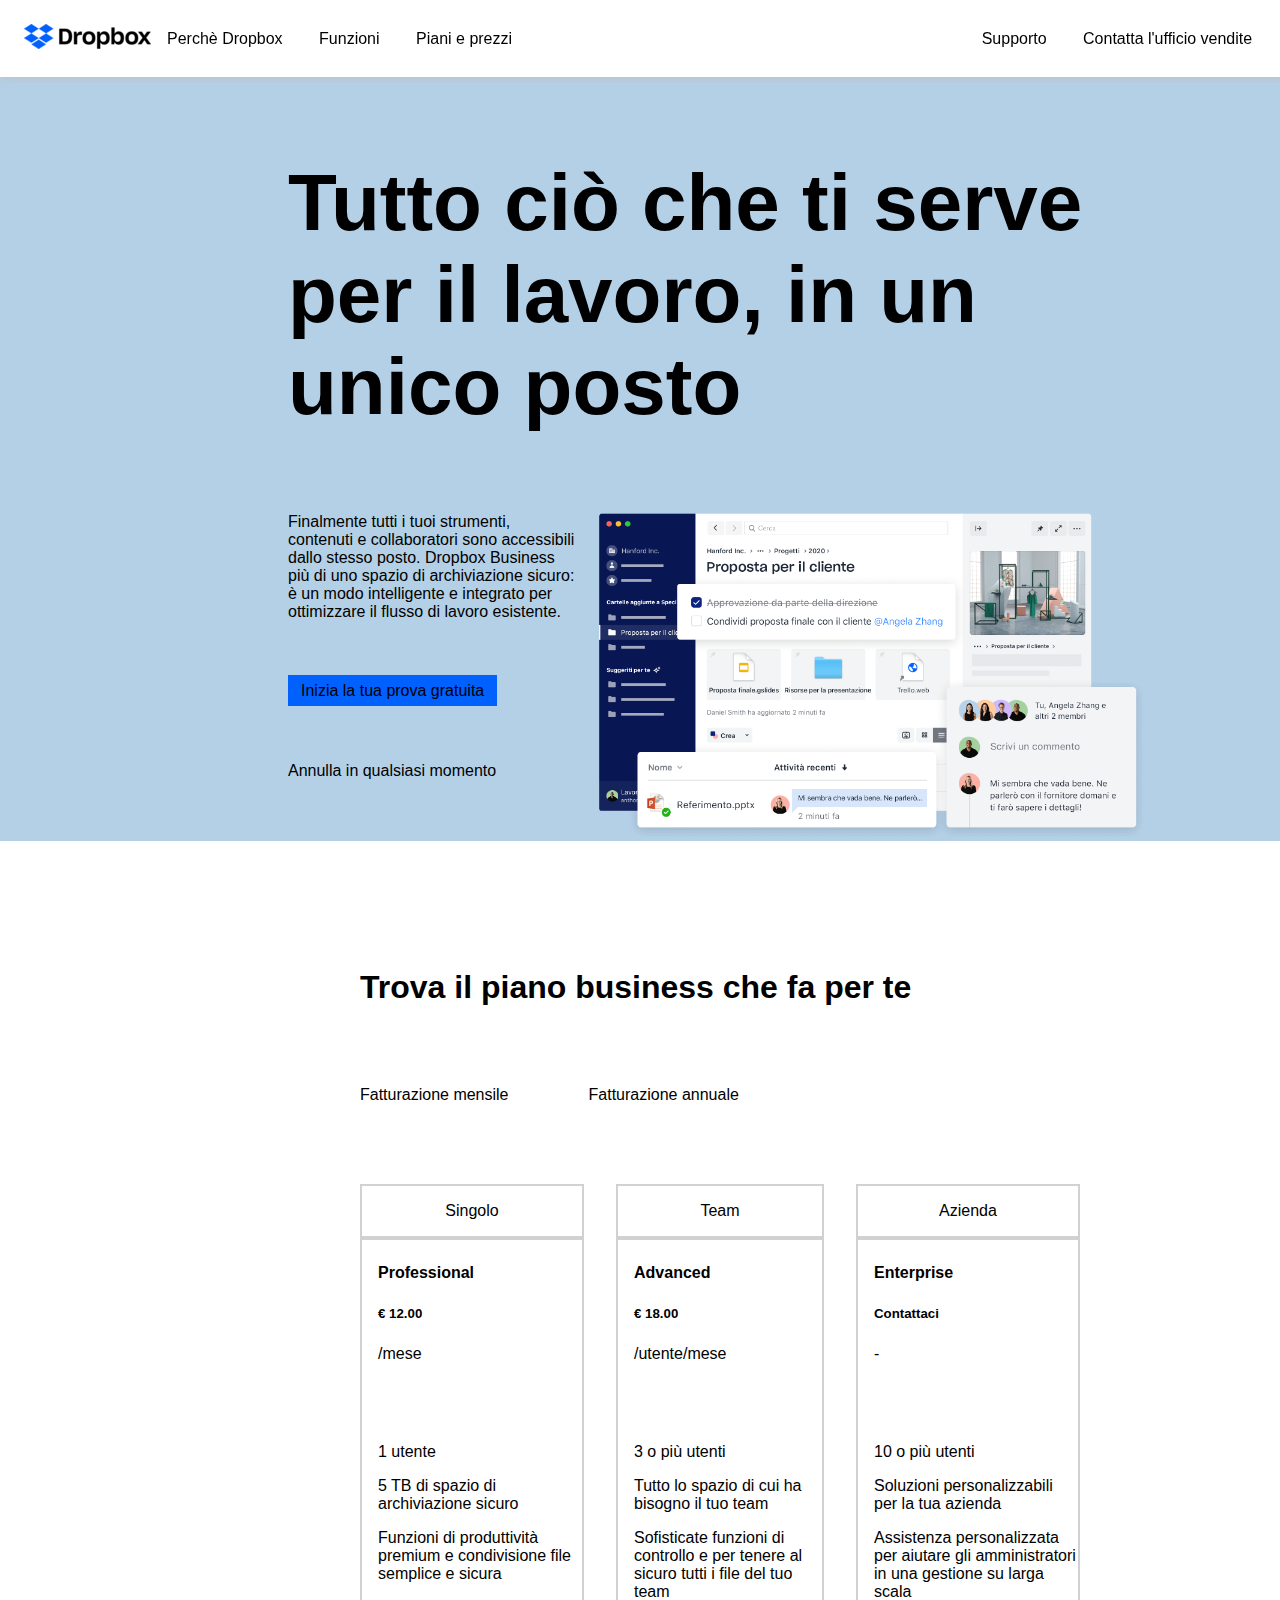
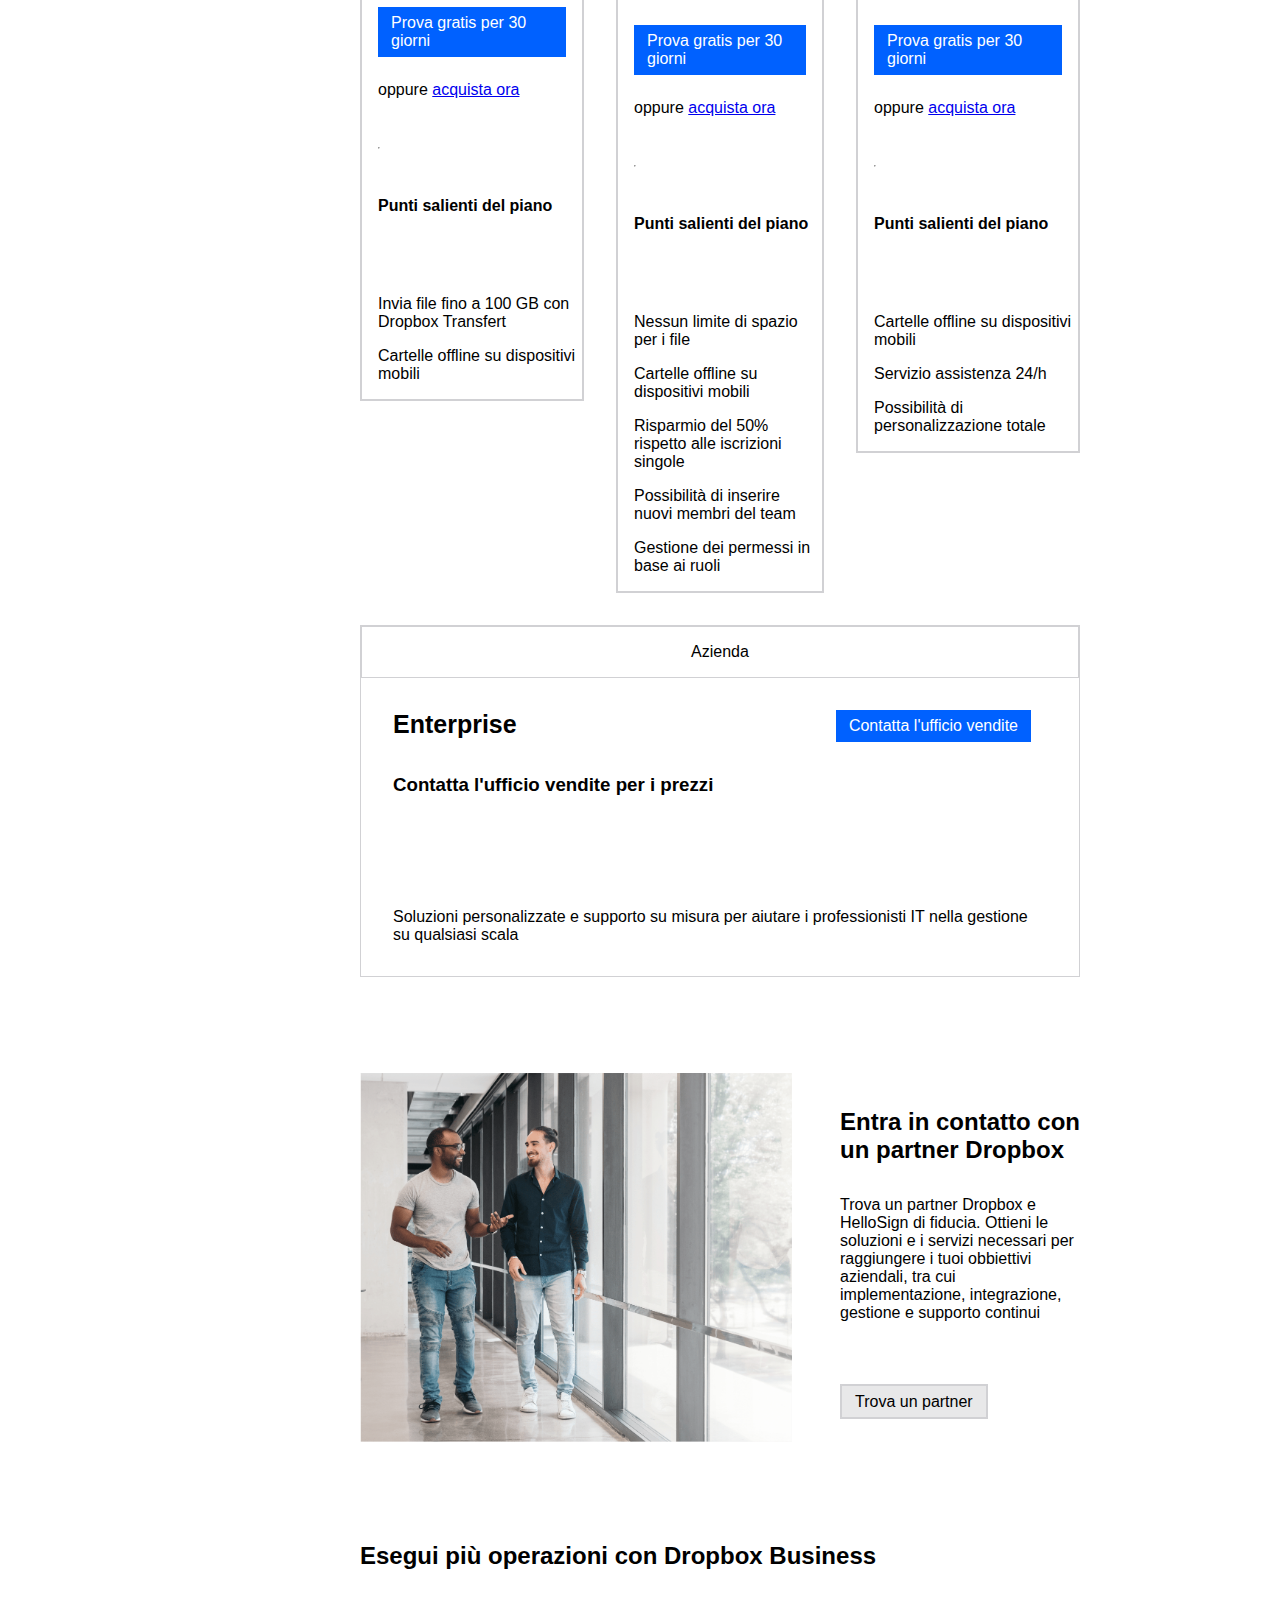
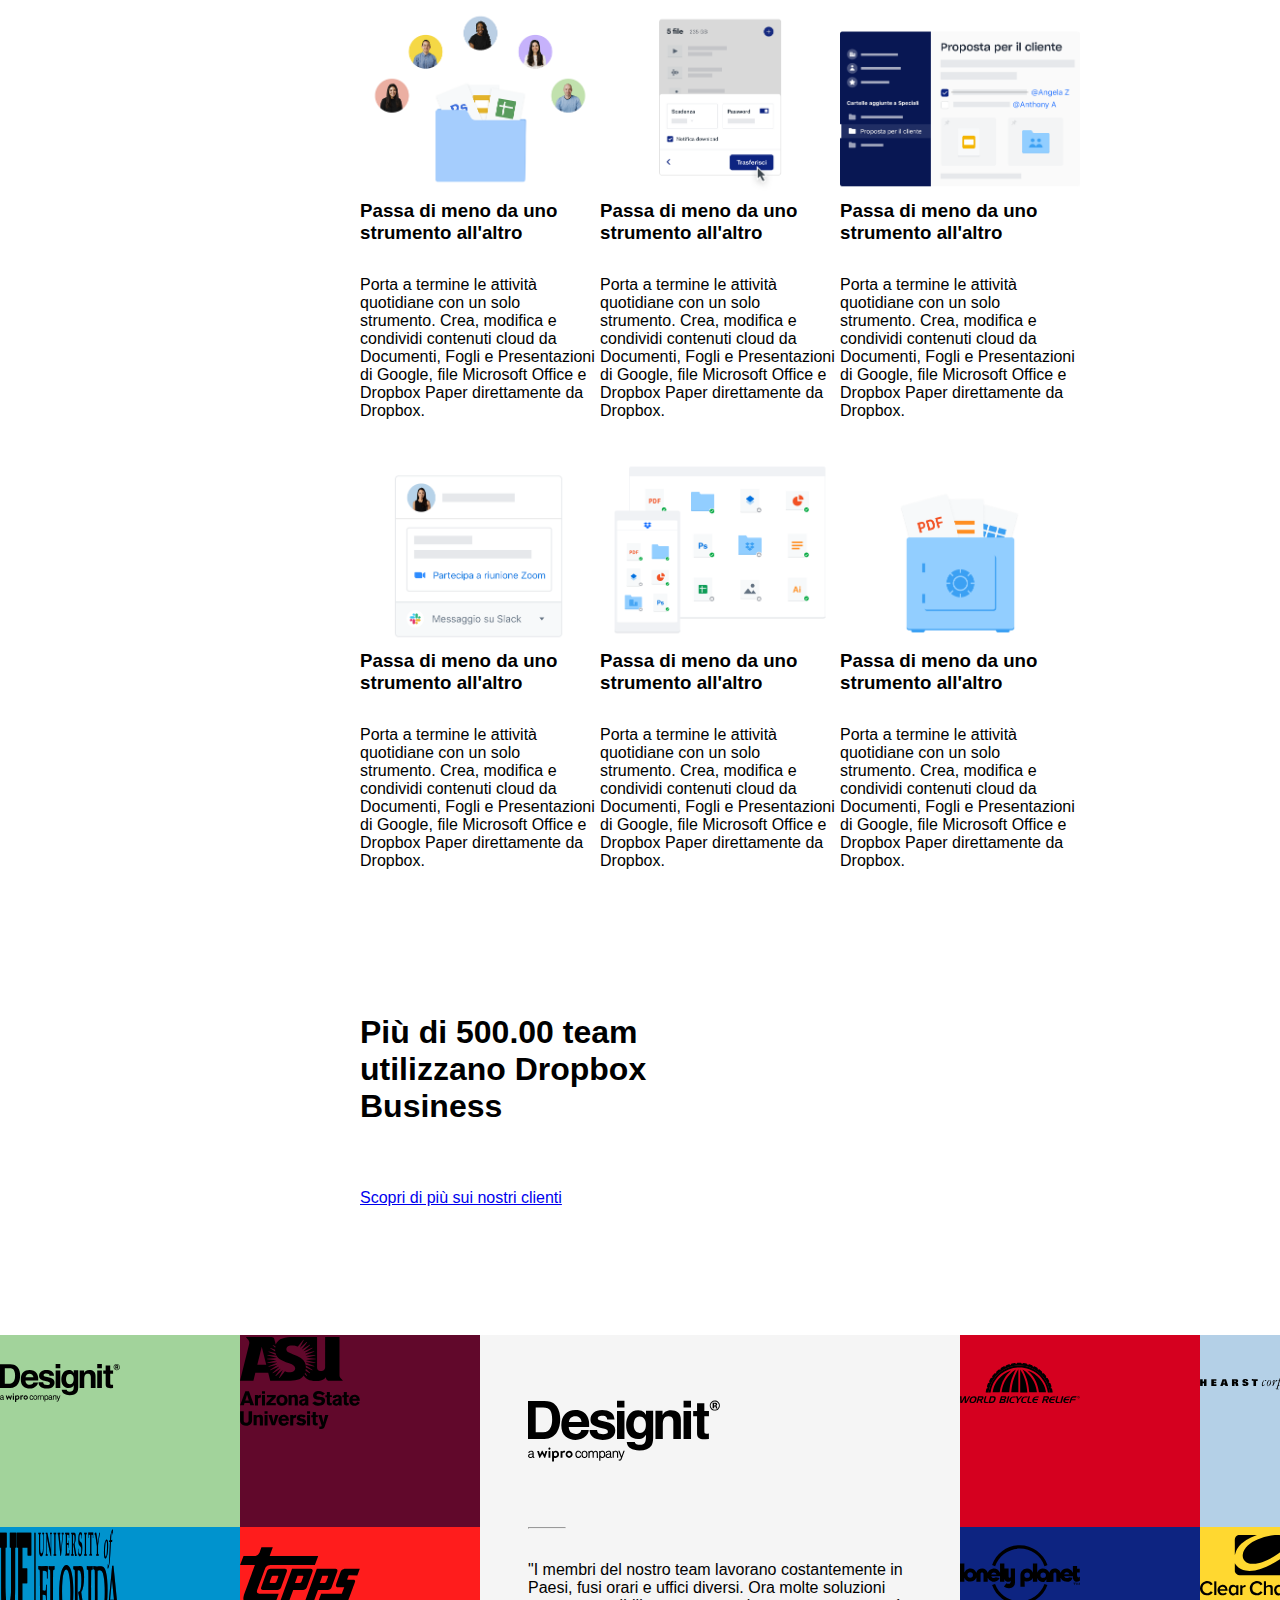
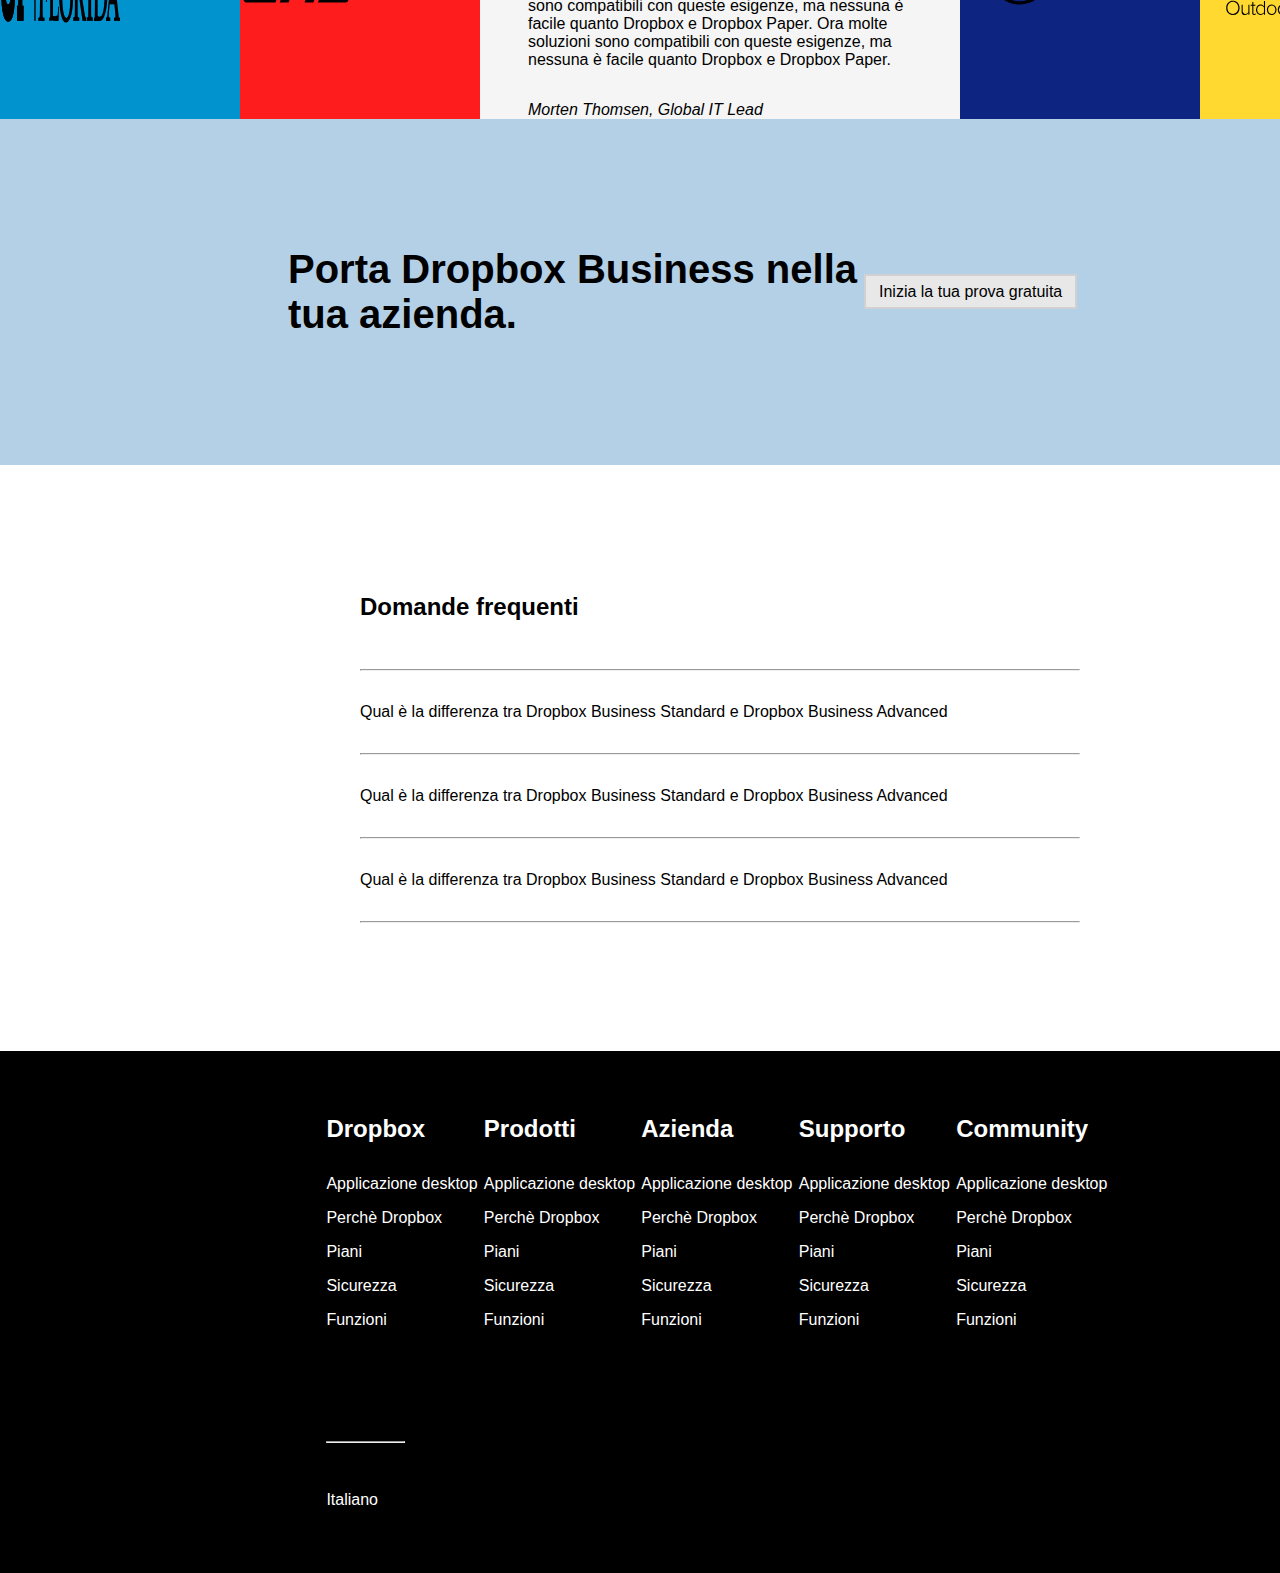
<file: index.html>
<!DOCTYPE html>
<html lang="en">

<head>
    <meta charset="UTF-8">
    <meta name="viewport" content="width=device-width, initial-scale=1.0">
    <title>htmlcss-dropbox</title>

    <link rel="stylesheet" href="https://cdnjs.cloudflare.com/ajax/libs/font-awesome/6.6.0/css/all.min.css"
        integrity="sha512-Kc323vGBEqzTmouAECnVceyQqyqdsSiqLQISBL29aUW4U/M7pSPA/gEUZQqv1cwx4OnYxTxve5UMg5GT6L4JJg=="
        crossorigin="anonymous" referrerpolicy="no-referrer" />

    <link rel="stylesheet" href="./assets/css/style.css">
</head>

<body>

    <header class="d-flex debug">

        <div class="left_h d-flex">
            <div class="logo"><img src="./assets/img/logo-small.png" alt=""></div>
            <!-- /logo -->
            <nav class="left_menu">
                <a href="#">Perchè Dropbox</a>
                <a href="#">Funzioni</a>
                <a href="#">Piani e prezzi</a>
            </nav>
        </div>
        <!-- /left menu -->
        <div class="right_h d-flex">
            <nav class="right_menu">
                <a href="#">Supporto</a>
                <a href="#">Contatta l'ufficio vendite</a>
                <a href="#">Accedi</a>
            </nav>
            <div><a class="btn" href="#">Inizia</a></div>
        </div>
        <!-- /right menu -->

    </header>

    <main>

        <section id="jumbotron">
            <div class="container ">
                <h2>Tutto ciò che ti serve per il lavoro, in un unico posto</h2>
                <div class="row d-flex">
                    <div class="col-4">
                        <p>Finalmente tutti i tuoi strumenti, contenuti e collaboratori sono accessibili dallo stesso
                            posto. Dropbox Business più di uno spazio di archiviazione sicuro: è un modo intelligente e
                            integrato per ottimizzare il flusso di lavoro esistente.</p>
                        <div><a class="btn" href="#">Inizia la tua prova gratuita</a></div>
                        <div><a href="#">Annulla in qualsiasi momento</a></div>
                        <i class="fa-solid fa-arrow-down"></i>
                    </div>
                    <div class="col-8"><img src="./assets/img/jumbo.png" alt="">
                    </div>
                </div>
            </div>
        </section>
        <!-- /jumbo -->

        <section id="plans">
            <div class="container_sm">
                <h2>Trova il piano business che fa per te</h2>
                <ul class="choices d-flex">
                    <li><i class="fa-solid fa-circle-dot"></i> Fatturazione mensile</li>
                    <li><i class="fa-regular fa-circle"></i> Fatturazione annuale</li>
                </ul>
                <!-- /plans header -->
                <div class="row d-flex">
                    <div class="col-4 singolo">
                        <div class="plans_titles d-flex"><i class="fa-solid fa-user"></i> Singolo</div>
                        <div class="professional">
                            <div>
                                <h4>Professional</h4>
                            </div>
                            <div>
                                <h5>&euro; 12.00</h5>
                            </div>
                            <div>/mese</div>
                            <div>
                                <ul>
                                    <li><i class="fa-solid fa-user"></i> 1 utente</li>
                                    <li><i class="fa-solid fa-folder"></i> 5 TB di spazio di archiviazione sicuro</li>
                                    <li><i class="fa-solid fa-share-nodes"></i> Funzioni di produttività premium e
                                        condivisione file semplice e sicura</li>
                                </ul>
                            </div>
                            <div><a class="btn" href="#">Prova gratis per 30 giorni</a></div>
                            <div>oppure <a href="#">acquista ora</a></div>
                            <hr>
                            <div>
                                <h4>Punti salienti del piano</h4>
                            </div>
                            <div>
                                <ul>
                                    <li><i class="fa-solid fa-check"></i> Invia file fino a 100 GB con Dropbox Transfert
                                    </li>
                                    <li><i class="fa-solid fa-check"></i> Cartelle offline su dispositivi mobili</li>
                                </ul>
                            </div>
                        </div>
                    </div>
                    <!-- /professional -->

                    <div class="col-4 team">
                        <div class="plans_titles d-flex"><i class="fa-solid fa-people-group"></i> Team</div>
                        <div class="advanced">
                            <div>
                                <h4>Advanced</h4>
                            </div>
                            <div>
                                <h5>&euro; 18.00</h5>
                            </div>
                            <div>/utente/mese</div>
                            <div>
                                <ul>
                                    <li><i class="fa-solid fa-people-group"></i> 3 o più utenti</li>
                                    <li><i class="fa-solid fa-folder"></i> Tutto lo spazio di cui ha bisogno il tuo team
                                    </li>
                                    <li><i class="fa-solid fa-share-nodes"></i> Sofisticate funzioni di controllo e per
                                        tenere al sicuro tutti i file del tuo team</li>
                                </ul>
                            </div>
                            <div><a class="btn" href="#">Prova gratis per 30 giorni</a></div>
                            <div>oppure <a href="#">acquista ora</a></div>
                            <hr>
                            <div>
                                <h4>Punti salienti del piano</h4>
                            </div>
                            <div>
                                <ul>
                                    <li><i class="fa-solid fa-check"></i> Nessun limite di spazio per i file</li>
                                    <li><i class="fa-solid fa-check"></i> Cartelle offline su dispositivi mobili</li>
                                    <li><i class="fa-solid fa-check"></i> Risparmio del 50% rispetto alle iscrizioni
                                        singole</li>
                                    <li><i class="fa-solid fa-check"></i> Possibilità di inserire nuovi membri del team
                                    </li>
                                    <li><i class="fa-solid fa-check"></i> Gestione dei permessi in base ai ruoli</li>
                                </ul>
                            </div>
                        </div>
                    </div>
                    <!-- /advanced -->
                    <div class="col-4 azienda">
                        <div class="plans_titles d-flex"><i class="fa-solid fa-building"></i> Azienda</div>
                        <div class="enterprise">
                            <div>
                                <h4>Enterprise</h4>
                            </div>
                            <div>
                                <h5>Contattaci</h5>
                            </div>
                            <div>-</div>
                            <div>
                                <ul>
                                    <li><i class="fa-solid fa-user"></i> 10 o più utenti</li>
                                    <li><i class="fa-solid fa-folder"></i> Soluzioni personalizzabili per la tua azienda
                                    </li>
                                    <li><i class="fa-solid fa-share-nodes"></i> Assistenza personalizzata per aiutare
                                        gli amministratori in una gestione su larga scala</li>
                                </ul>
                            </div>
                            <div><a class="btn" href="#">Prova gratis per 30 giorni</a></div>
                            <div>oppure <a href="#">acquista ora</a></div>
                            <hr>
                            <div>
                                <h4>Punti salienti del piano</h4>
                            </div>
                            <div>
                                <ul>
                                    <li><i class="fa-solid fa-check"></i> Cartelle offline su dispositivi mobili</li>
                                    <li><i class="fa-solid fa-check"></i> Servizio assistenza 24/h</li>
                                    <li><i class="fa-solid fa-check"></i> Possibilità di personalizzazione totale</li>
                                </ul>
                            </div>
                        </div>
                    </div>
                    <!-- /enterprise -->


                </div>
                <div class="col-12 team_plan">
                    <div class="team_enterprise d-flex"><i class="fa-solid fa-building"></i> Azienda</div>
                    <div class="team_contact d-flex">
                        <h4>Enterprise</h4>
                        <div><a class="btn" href="#">Contatta l'ufficio vendite</a></div>
                    </div>
                    <h3>Contatta l'ufficio vendite per i prezzi</h3>
                    <p>Soluzioni personalizzate e supporto su misura per aiutare i professionisti IT nella gestione
                        su qualsiasi scala</p>
                </div>
            </div>
            <!-- /plans footer -->
        </section>
        <!-- /plans -->

        <section id="partner">
            <div class="container_sm d-flex">
                <div class="row">
                    <div class="col-8"><img width="90%" src="./assets/img/partner.png" alt=""></div>
                    <div class="col-4">
                        <div>
                            <h2>Entra in contatto con un partner Dropbox</h2>
                            <p>Trova un partner Dropbox e HelloSign di fiducia. Ottieni le soluzioni e i servizi
                                necessari
                                per raggiungere i tuoi obbiettivi aziendali, tra cui implementazione, integrazione,
                                gestione
                                e supporto continui</p>
                        </div>
                        <div><a class="btn2" href="#">Trova un partner</a></div>
                    </div>

                </div>
            </div>
        </section>
        <!-- /partner -->

        <section id="operations">
            <div class="container_sm">
                <h2>Esegui più operazioni con Dropbox Business</h2>
                <div class="row">

                    <div class="col-4">
                        <div><img src="./assets/img/business-feature-switching-tools.png" alt=""></div>
                        <div>
                            <h3>Passa di meno da uno strumento all'altro</h3>
                            <p>Porta a termine le attività quotidiane con un solo strumento. Crea, modifica e condividi
                                contenuti cloud da Documenti, Fogli e Presentazioni di Google, file Microsoft Office e
                                Dropbox Paper direttamente da Dropbox.</p>
                        </div>
                    </div>
                    <div class="col-4">
                        <div><img src="./assets/img/business-feature-send-files-it.png" alt=""></div>
                        <div>
                            <h3>Passa di meno da uno strumento all'altro</h3>
                            <p>Porta a termine le attività quotidiane con un solo strumento. Crea, modifica e condividi
                                contenuti cloud da Documenti, Fogli e Presentazioni di Google, file Microsoft Office e
                                Dropbox Paper direttamente da Dropbox.</p>
                        </div>
                    </div>
                    <div class="col-4">
                        <div><img src="./assets/img/business-feature-coordinate-it.png" alt=""></div>
                        <div>
                            <h3>Passa di meno da uno strumento all'altro</h3>
                            <p>Porta a termine le attività quotidiane con un solo strumento. Crea, modifica e condividi
                                contenuti cloud da Documenti, Fogli e Presentazioni di Google, file Microsoft Office e
                                Dropbox Paper direttamente da Dropbox.</p>
                        </div>
                    </div>
                    <div class="col-4">
                        <div><img src="./assets/img/business-feature-integrations-it.png" alt=""></div>
                        <div>
                            <h3>Passa di meno da uno strumento all'altro</h3>
                            <p>Porta a termine le attività quotidiane con un solo strumento. Crea, modifica e condividi
                                contenuti cloud da Documenti, Fogli e Presentazioni di Google, file Microsoft Office e
                                Dropbox Paper direttamente da Dropbox.</p>
                        </div>
                    </div>
                    <div class="col-4">
                        <div><img src="./assets/img/business-feature-multi-device.png" alt=""></div>
                        <div>
                            <h3>Passa di meno da uno strumento all'altro</h3>
                            <p>Porta a termine le attività quotidiane con un solo strumento. Crea, modifica e condividi
                                contenuti cloud da Documenti, Fogli e Presentazioni di Google, file Microsoft Office e
                                Dropbox Paper direttamente da Dropbox.</p>
                        </div>
                    </div>
                    <div class="col-4">
                        <div><img src="./assets/img/business-feature-security.png" alt=""></div>
                        <div>
                            <h3>Passa di meno da uno strumento all'altro</h3>
                            <p>Porta a termine le attività quotidiane con un solo strumento. Crea, modifica e condividi
                                contenuti cloud da Documenti, Fogli e Presentazioni di Google, file Microsoft Office e
                                Dropbox Paper direttamente da Dropbox.</p>
                        </div>
                    </div>
                </div>
            </div>
        </section>
        <!-- /operations -->

        <section id="teams">
            <div class="container_sm d-flex">
                <div class="col-7">
                    <h2>Più di 500.00 team utilizzano Dropbox Business</h2>
                    <a href="#">Scopri di più sui nostri clienti</a>
                </div>
            </div>
        </section>
        <!-- /teams -->

        <section id="logos">
            <div class="container_bg d-flex">
                <div class="left_logos d-flex col-4">
                    <div class="designit col-6"><img src="./assets/img/designit.svg" alt=""></div>
                    <div class="asu col-6"><img src="./assets/img/arizona_state_university.svg" alt=""></div>
                    <div class="uf col-6"><img src="./assets/img/university_of_florida.svg" alt=""></div>
                    <div class="topps col-6"><img src="./assets/img/topps.svg" alt=""></div>
                </div>
                <div class="center_sect col-4">
                    <img src="./assets/img/designit.svg" alt="">
                    <hr>
                    <p>"I membri del nostro team lavorano costantemente in Paesi, fusi orari e uffici diversi. Ora molte
                        soluzioni sono compatibili con queste esigenze, ma nessuna è facile quanto Dropbox e Dropbox
                        Paper.
                        Ora molte soluzioni sono compatibili con queste esigenze, ma nessuna è facile quanto Dropbox e
                        Dropbox Paper.</p>
                    <address>Morten Thomsen, Global IT Lead</address>
                </div>
                <div class="right_logos d-flex col-4">
                    <div class="wbr col-6"><img src="./assets/img/world_bicycle_relief.svg" alt=""></div>
                    <div class="hearst col-6"><img src="./assets/img/hearst_corp.svg" alt=""></div>
                    <div class="lp col-6"><img src="./assets/img/lonely_planet.svg" alt=""></div>
                    <div class="cco col-6"><img src="./assets/img/clear_channel.svg" alt=""></div>
                </div>
            </div>
        </section>
        <!-- /logos -->

        <section id="cta">
            <div class="container d-flex">
                <div class="col-8">
                    <h2>Porta Dropbox Business nella tua azienda.</h2>
                </div>
                <div class="col-4">
                    <a class="btn2" href="#">Inizia la tua prova gratuita</a>
                </div>
            </div>
        </section>
        <!-- /call_to_action -->

        <section id="faq">
            <div class="container_sm">
                <h2>Domande frequenti</h2>
                <hr>
                <div class="text_hover">
                    <div class="question">Qual è la differenza tra Dropbox Business Standard e Dropbox Business Advanced
                    </div>
                    <div class="answer">Lorem ipsum dolor sit amet consectetur, adipisicing elit. Explicabo quisquam
                        nihil
                        minus incidunt quidem blanditiis maiores, magni eveniet non laudantium!</div>
                </div>
                <hr>
                <div class="text_hover">
                    <div class="question">Qual è la differenza tra Dropbox Business Standard e Dropbox Business Advanced
                    </div>
                    <div class="answer">Lorem ipsum dolor sit amet consectetur, adipisicing elit. Explicabo quisquam
                        nihil
                        minus
                        incidunt quidem blanditiis maiores, magni eveniet non laudantium!</div>
                </div>
                <hr>
                <div class="text_hover">
                    <div class="question">Qual è la differenza tra Dropbox Business Standard e Dropbox Business Advanced
                    </div>
                    <div class="answer">Lorem ipsum dolor sit amet consectetur, adipisicing elit. Explicabo quisquam
                        nihil
                        minus
                        incidunt quidem blanditiis maiores, magni eveniet non laudantium!</div>
                </div>
                <hr>
            </div>
        </section>
        <!-- /faq -->

    </main>

    <footer>

        <div class="container">
            <div class="row">
                <div class="col">
                    <h2>Dropbox</h2>
                    <nav class="d-flex ">
                        <a href="#">Applicazione desktop</a>
                        <a href="#">Perchè Dropbox</a>
                        <a href="#">Piani</a>
                        <a href="#">Sicurezza</a>
                        <a href="#">Funzioni</a>
                    </nav>
                </div>
                <div class="col">
                    <h2>Prodotti</h2>
                    <nav class="d-flex">
                        <a href="#">Applicazione desktop</a>
                        <a href="#">Perchè Dropbox</a>
                        <a href="#">Piani</a>
                        <a href="#">Sicurezza</a>
                        <a href="#">Funzioni</a>
                    </nav>
                </div>
                <div class="col">
                    <h2>Azienda</h2>
                    <nav class="d-flex">
                        <a href="#">Applicazione desktop</a>
                        <a href="#">Perchè Dropbox</a>
                        <a href="#">Piani</a>
                        <a href="#">Sicurezza</a>
                        <a href="#">Funzioni</a>
                    </nav>
                </div>
                <div class="col">
                    <h2>Supporto</h2>
                    <nav class="d-flex">
                        <a href="#">Applicazione desktop</a>
                        <a href="#">Perchè Dropbox</a>
                        <a href="#">Piani</a>
                        <a href="#">Sicurezza</a>
                        <a href="#">Funzioni</a>
                    </nav>
                </div>
                <div class="col">
                    <h2>Community</h2>
                    <nav class="d-flex">
                        <a href="#">Applicazione desktop</a>
                        <a href="#">Perchè Dropbox</a>
                        <a href="#">Piani</a>
                        <a href="#">Sicurezza</a>
                        <a href="#">Funzioni</a>
                    </nav>
                </div>
            </div>
            <!-- /nav menu -->
            <hr>
            <div>
                <i class="fa-solid fa-earth-americas"></i> Italiano <i class="fa-solid fa-chevron-up"></i>
            </div>
            <!-- /language menu -->
        </div>

    </footer>

</body>

</html>
</file>
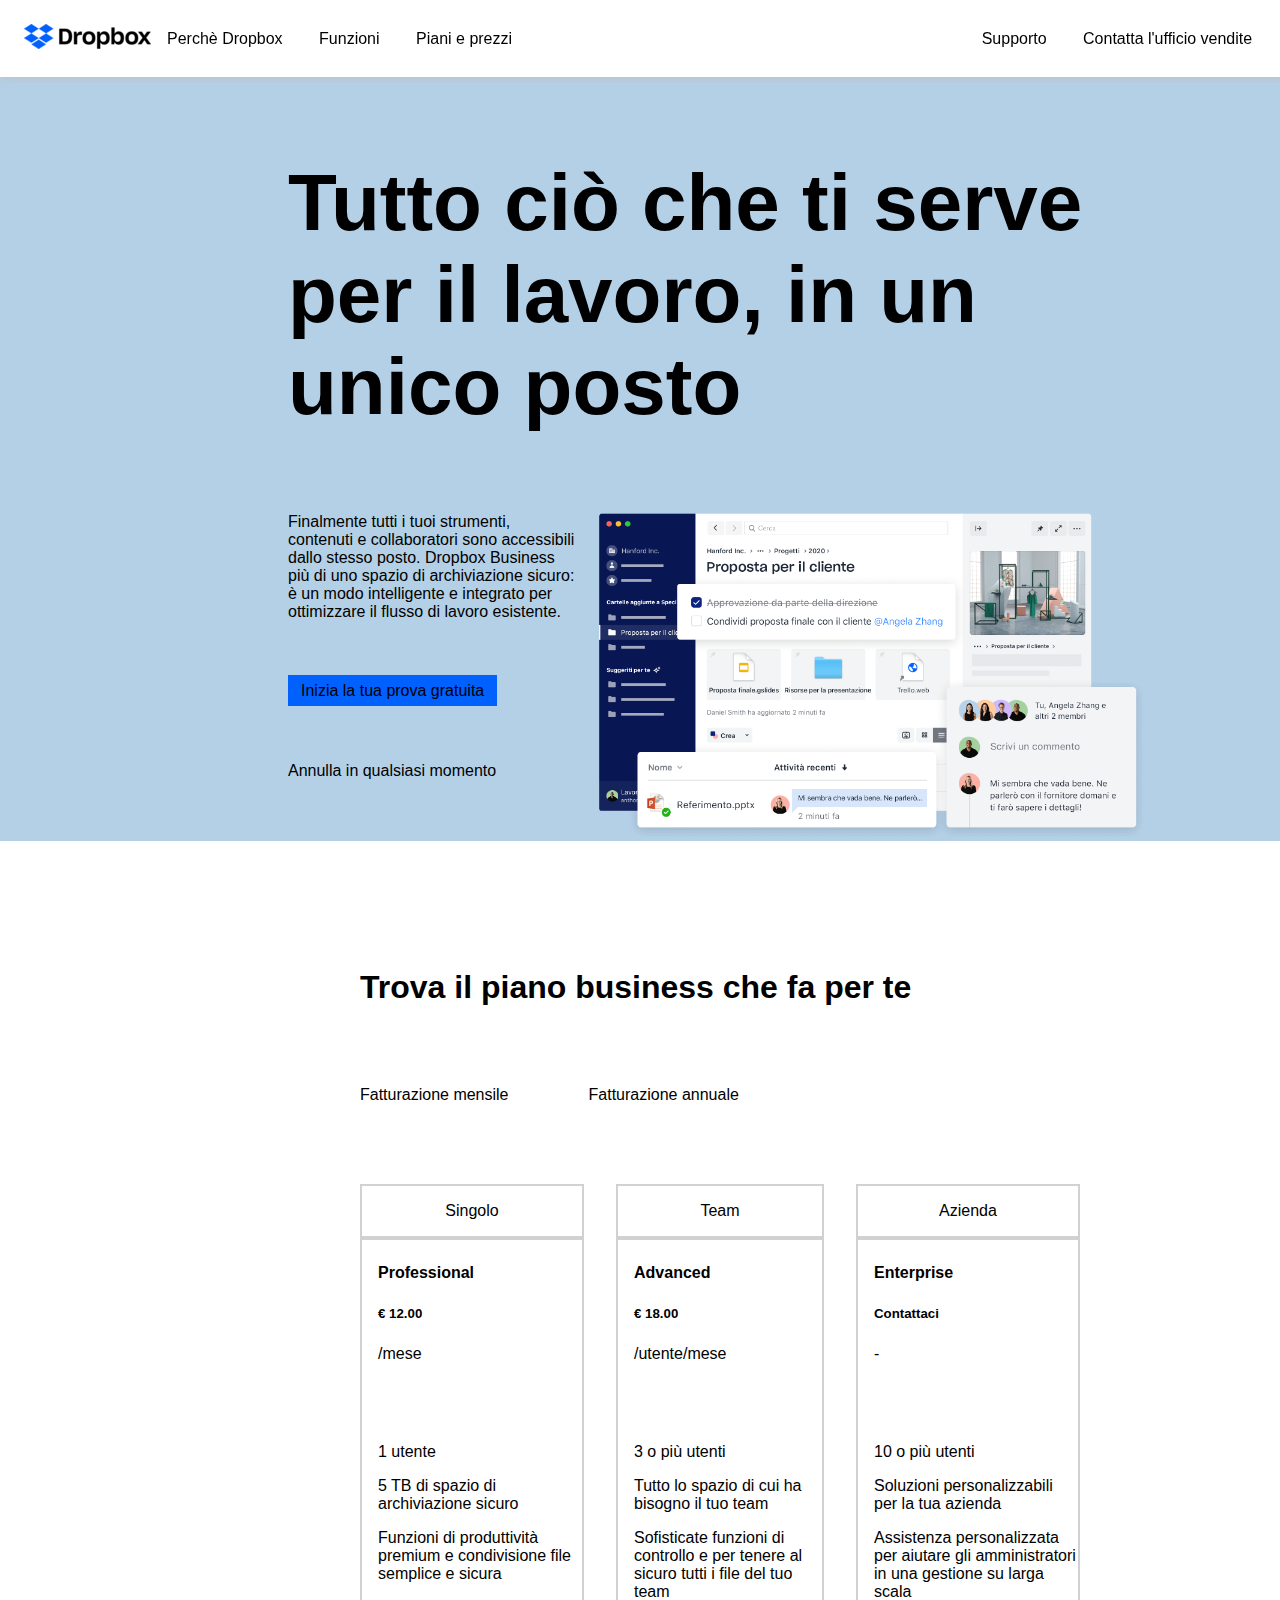
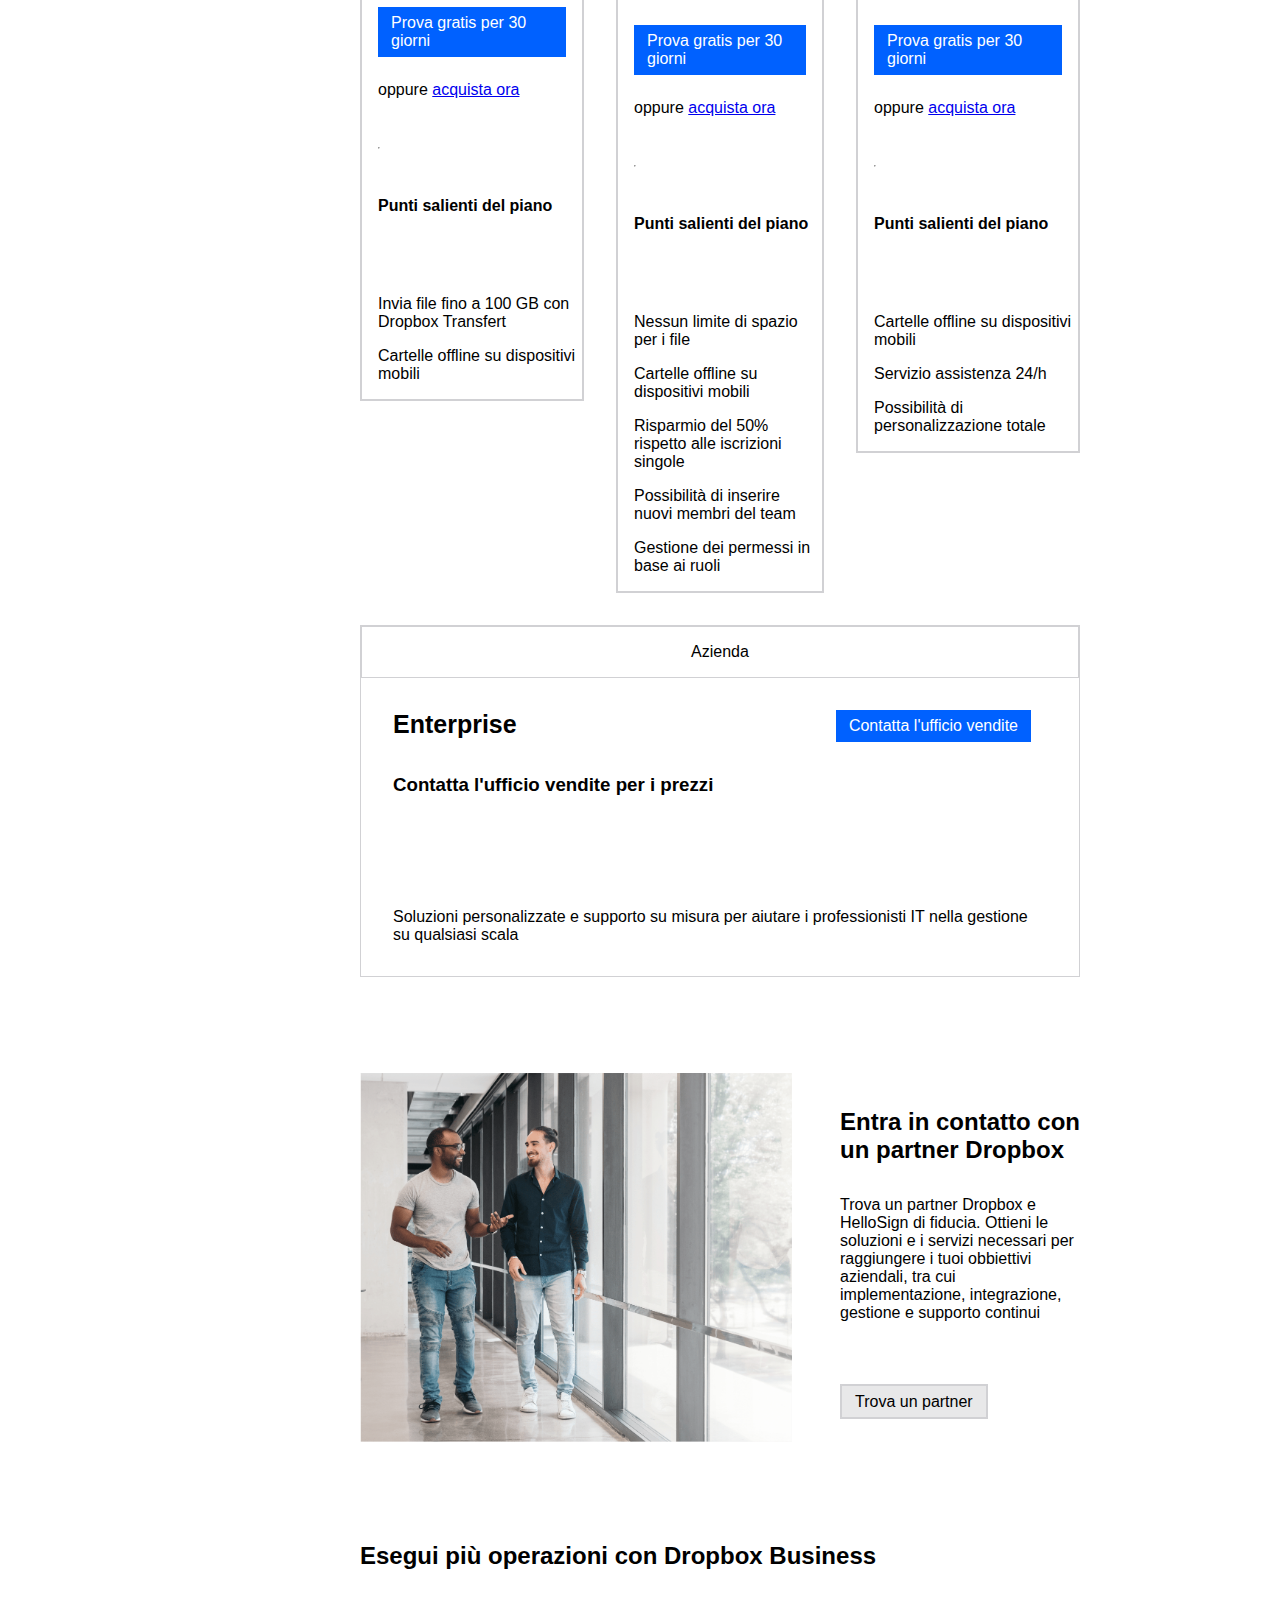
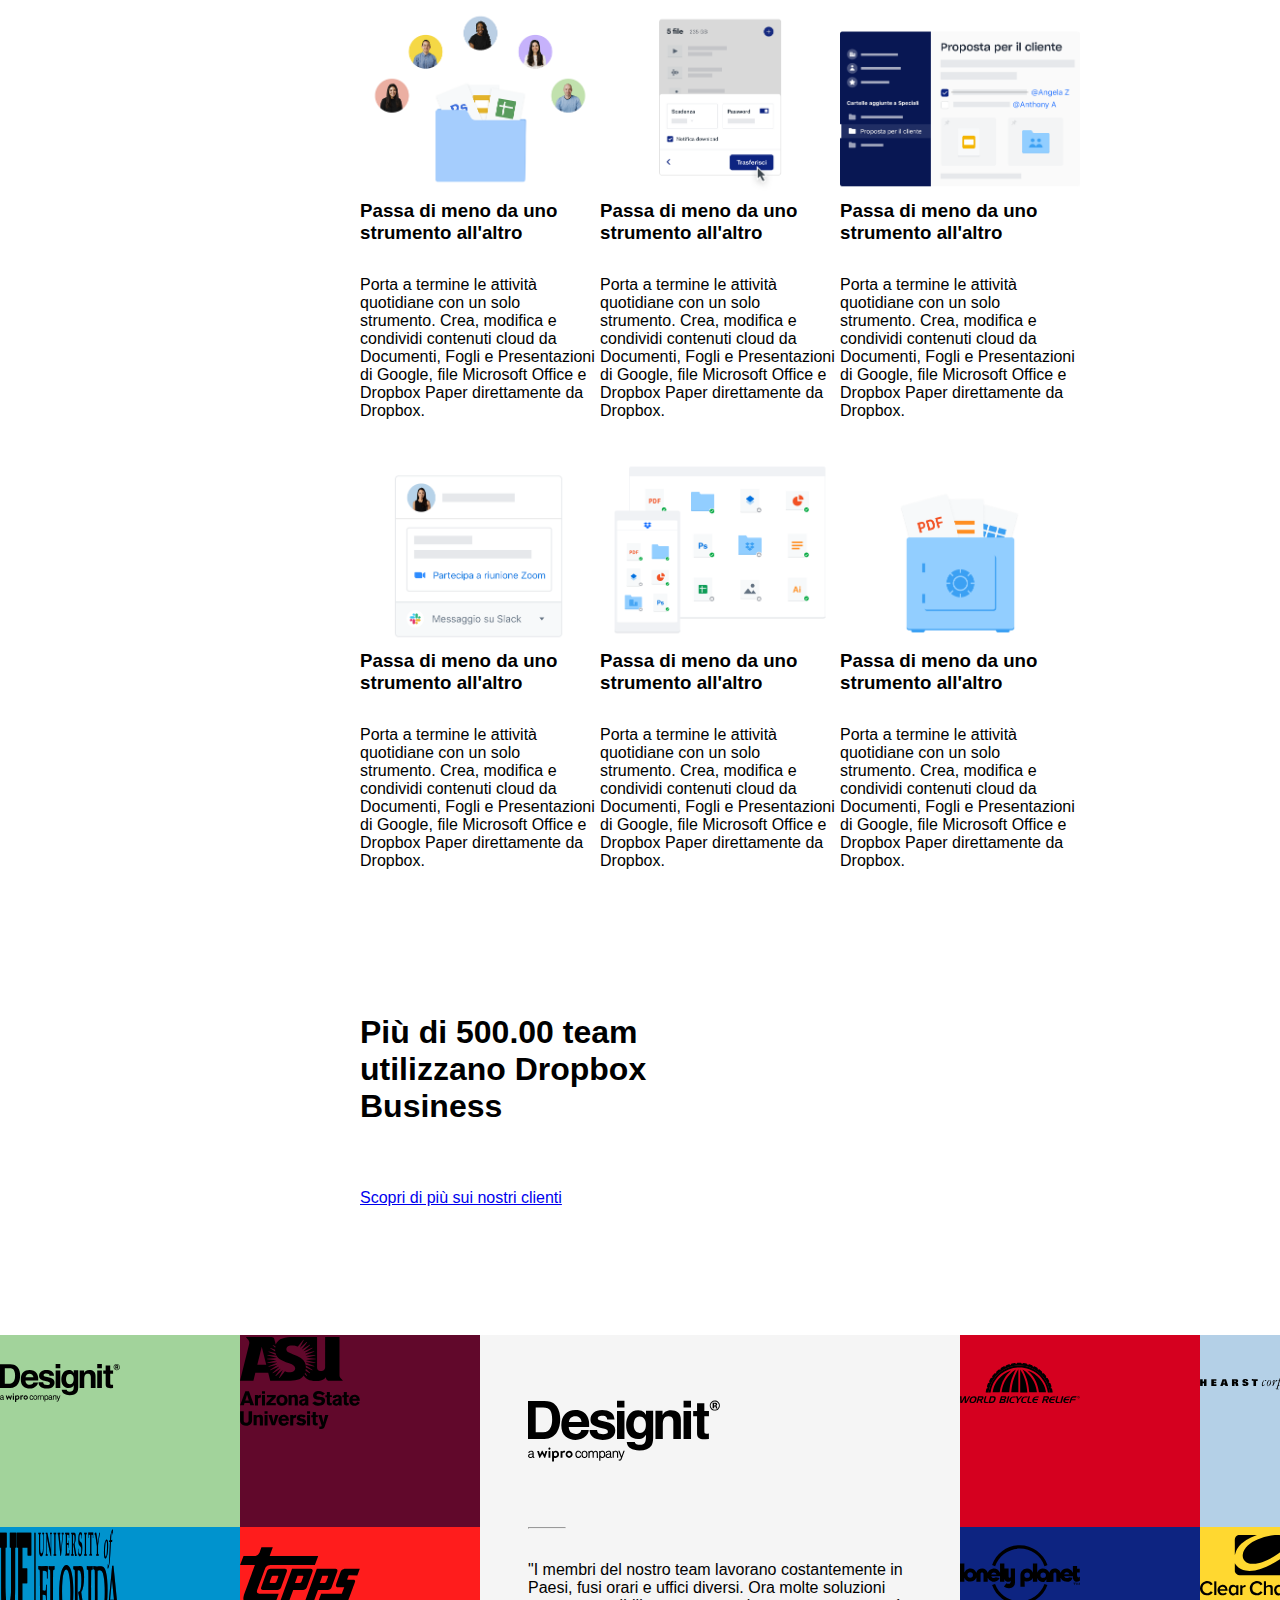
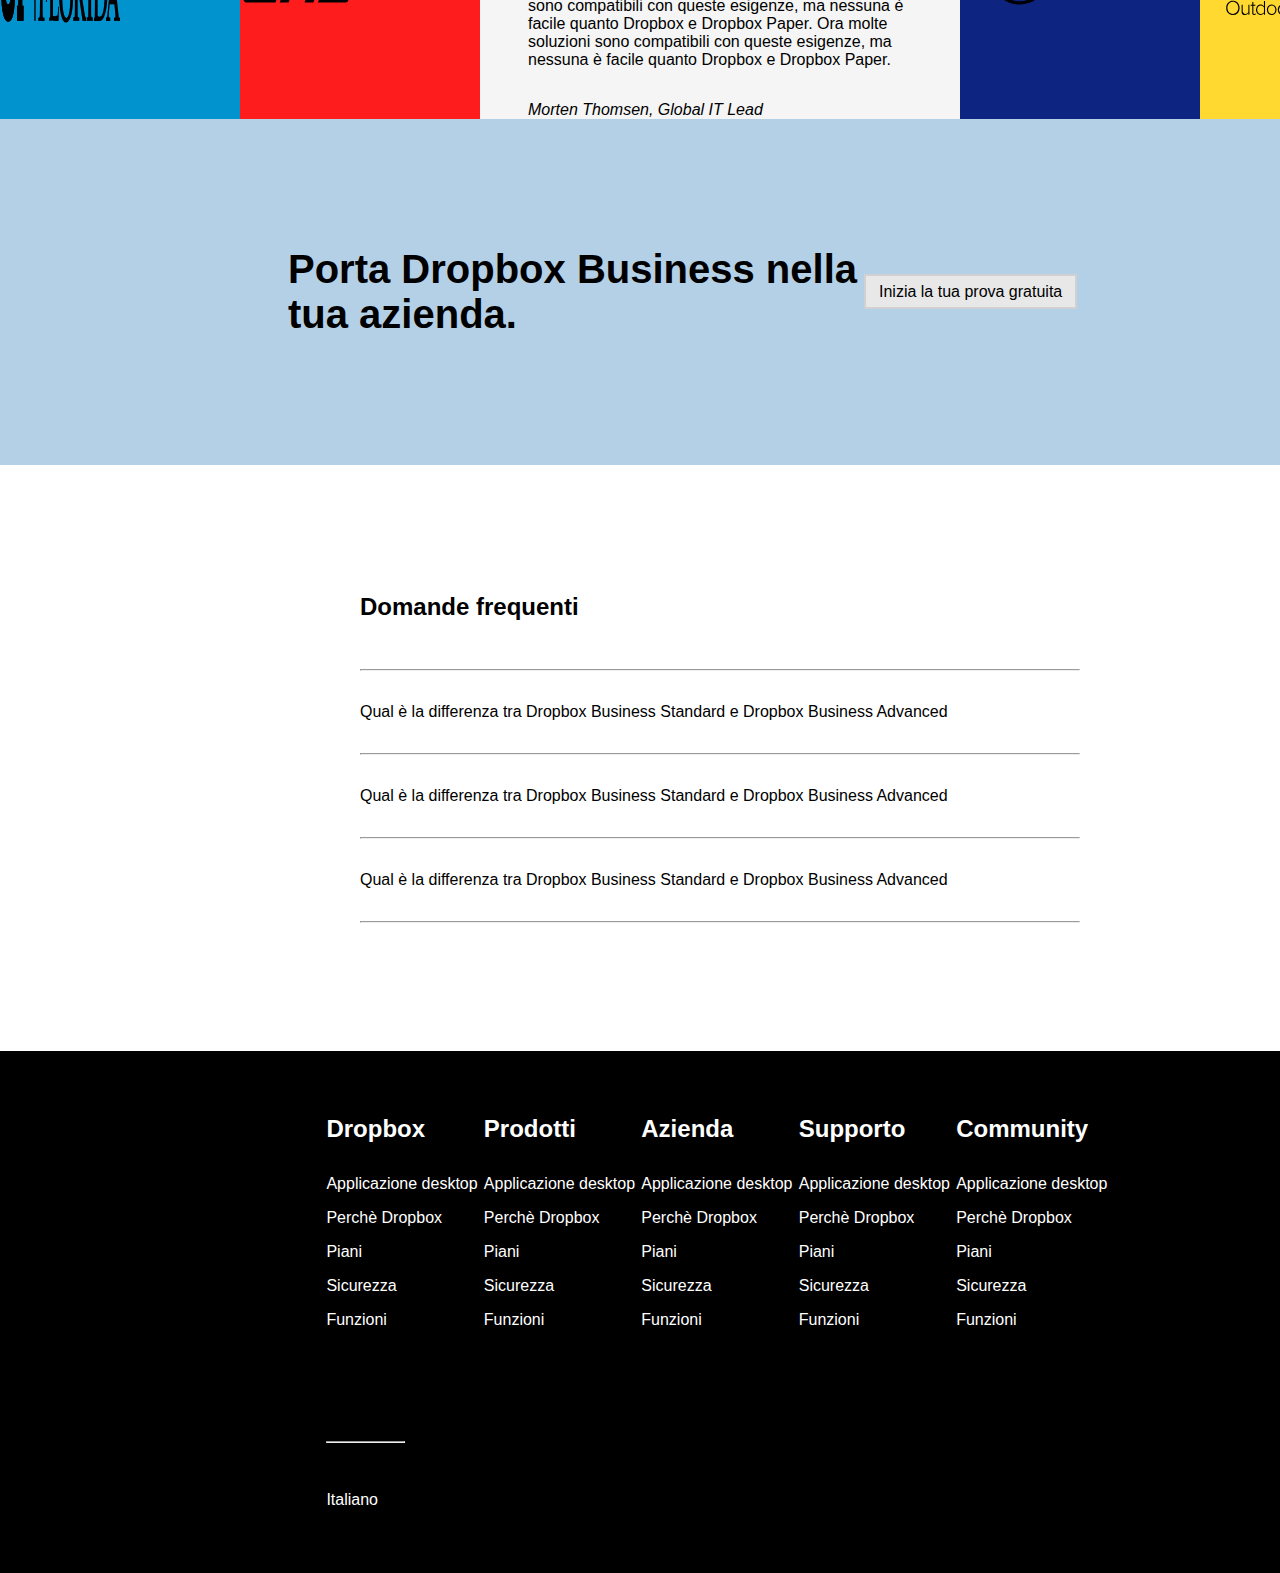
<file: bonus/index.html>
<!DOCTYPE html>
<html lang="en">

<head>
    <meta charset="UTF-8">
    <meta name="viewport" content="width=device-width, initial-scale=1.0">
    <title>htmlcss-dropbox</title>

    <link rel="stylesheet" href="https://cdnjs.cloudflare.com/ajax/libs/font-awesome/6.6.0/css/all.min.css"
        integrity="sha512-Kc323vGBEqzTmouAECnVceyQqyqdsSiqLQISBL29aUW4U/M7pSPA/gEUZQqv1cwx4OnYxTxve5UMg5GT6L4JJg=="
        crossorigin="anonymous" referrerpolicy="no-referrer" />

    <link rel="stylesheet" href="./style.css">
</head>

<body>

    <header class="d-flex">

        <div class="left_h d-flex">
            <div class="logo"><img src="../assets/img/logo-small.png" alt=""></div>
            <!-- /logo -->
            <nav class="left_menu">
                <a href="#">Perchè Dropbox</a>
                <a href="#">Funzioni</a>
                <a href="#">Piani e prezzi</a>
            </nav>
        </div>
        <!-- /left menu -->
        <div class="right_h d-flex">
            <nav class="right_menu">
                <a href="#">Supporto</a>
                <a href="#">Contatta l'ufficio vendite</a>
                <a href="#">Accedi</a>
            </nav>
            <div><a class="btn" href="#">Inizia</a></div>
        </div>
        <!-- /right menu -->

    </header>

    <main>

        <section id="jumbotron">
            <div class="container ">
                <h2>Tutto ciò che ti serve per il lavoro, in un unico posto</h2>
                <div class="row d-flex">
                    <div class="col-4">
                        <p>Finalmente tutti i tuoi strumenti, contenuti e collaboratori sono accessibili dallo stesso
                            posto. Dropbox Business più di uno spazio di archiviazione sicuro: è un modo intelligente e
                            integrato per ottimizzare il flusso di lavoro esistente.</p>
                        <div><a class="btn" href="#">Inizia la tua prova gratuita</a></div>
                        <div class="link"><a href="#">Annulla in qualsiasi momento</a></div>
                        <div class="arrow_btn"><a href="#plans"><i class="fa-solid fa-arrow-down"></i></a></div>
                    </div>
                    <div class="col-8"><img src="../assets/img/jumbo.png" alt="">
                    </div>
                </div>
            </div>
        </section>
        <!-- /jumbo -->

        <section id="plans">
            <div class="container_sm">
                <h2>Trova il piano business che fa per te</h2>
                <ul class="choices d-flex">
                    <li><i class="fa-solid fa-circle-dot"></i> Fatturazione mensile</li>
                    <li><i class="fa-regular fa-circle"></i> Fatturazione annuale</li>
                </ul>
                <!-- /plans header -->
                <div class="row d-flex">
                    <div class="col-4 singolo">
                        <div class="plans_titles d-flex"><i class="fa-solid fa-user"></i> Singolo</div>
                        <div class="professional">
                            <div>
                                <h4>Professional</h4>
                            </div>
                            <div>
                                <h5>&euro; 12.00</h5>
                            </div>
                            <div>/mese</div>
                            <div>
                                <ul>
                                    <li><i class="fa-solid fa-user"></i> 1 utente</li>
                                    <li><i class="fa-solid fa-folder"></i> 5 TB di spazio di archiviazione sicuro</li>
                                    <li><i class="fa-solid fa-share-nodes"></i> Funzioni di produttività premium e
                                        condivisione file semplice e sicura</li>
                                </ul>
                            </div>
                            <div><a class="btn" href="#">Prova gratis per 30 giorni</a></div>
                            <div>oppure <a href="#">acquista ora</a></div>
                            <hr>
                            <div>
                                <h4>Punti salienti del piano</h4>
                            </div>
                            <div>
                                <ul>
                                    <li><i class="fa-solid fa-check"></i> Invia file fino a 100 GB con Dropbox Transfert
                                    </li>
                                    <li><i class="fa-solid fa-check"></i> Cartelle offline su dispositivi mobili</li>
                                </ul>
                            </div>
                        </div>
                    </div>
                    <!-- /professional -->

                    <div class="col-4 team">
                        <div class="plans_titles d-flex"><i class="fa-solid fa-people-group"></i> Team</div>
                        <div class="advanced">
                            <div>
                                <h4>Advanced</h4>
                            </div>
                            <div>
                                <h5>&euro; 18.00</h5>
                            </div>
                            <div>/utente/mese</div>
                            <div>
                                <ul>
                                    <li><i class="fa-solid fa-people-group"></i> 3 o più utenti</li>
                                    <li><i class="fa-solid fa-folder"></i> Tutto lo spazio di cui ha bisogno il tuo team
                                    </li>
                                    <li><i class="fa-solid fa-share-nodes"></i> Sofisticate funzioni di controllo e per
                                        tenere al sicuro tutti i file del tuo team</li>
                                </ul>
                            </div>
                            <div><a class="btn" href="#">Prova gratis per 30 giorni</a></div>
                            <div>oppure <a href="#">acquista ora</a></div>
                            <hr>
                            <div>
                                <h4>Punti salienti del piano</h4>
                            </div>
                            <div>
                                <ul>
                                    <li><i class="fa-solid fa-check"></i> Nessun limite di spazio per i file</li>
                                    <li><i class="fa-solid fa-check"></i> Cartelle offline su dispositivi mobili</li>
                                    <li><i class="fa-solid fa-check"></i> Risparmio del 50% rispetto alle iscrizioni
                                        singole</li>
                                    <li><i class="fa-solid fa-check"></i> Possibilità di inserire nuovi membri del team
                                    </li>
                                    <li><i class="fa-solid fa-check"></i> Gestione dei permessi in base ai ruoli</li>
                                </ul>
                            </div>
                        </div>
                    </div>
                    <!-- /advanced -->
                    <div class="col-4 azienda">
                        <div class="plans_titles d-flex"><i class="fa-solid fa-building"></i> Azienda</div>
                        <div class="enterprise">
                            <div>
                                <h4>Enterprise</h4>
                            </div>
                            <div>
                                <h5>Contattaci</h5>
                            </div>
                            <div>-</div>
                            <div>
                                <ul>
                                    <li><i class="fa-solid fa-user"></i> 10 o più utenti</li>
                                    <li><i class="fa-solid fa-folder"></i> Soluzioni personalizzabili per la tua azienda
                                    </li>
                                    <li><i class="fa-solid fa-share-nodes"></i> Assistenza personalizzata per aiutare
                                        gli amministratori in una gestione su larga scala</li>
                                </ul>
                            </div>
                            <div><a class="btn" href="#">Prova gratis per 30 giorni</a></div>
                            <div>oppure <a href="#">acquista ora</a></div>
                            <hr>
                            <div>
                                <h4>Punti salienti del piano</h4>
                            </div>
                            <div>
                                <ul>
                                    <li><i class="fa-solid fa-check"></i> Cartelle offline su dispositivi mobili</li>
                                    <li><i class="fa-solid fa-check"></i> Servizio assistenza 24/h</li>
                                    <li><i class="fa-solid fa-check"></i> Possibilità di personalizzazione totale</li>
                                </ul>
                            </div>
                        </div>
                    </div>
                    <!-- /enterprise -->


                </div>
                <div class="col-12 team_plan">
                    <div class="team_enterprise d-flex"><i class="fa-solid fa-building"></i> Azienda</div>
                    <div class="team_contact d-flex">
                        <h4>Enterprise</h4>
                        <div><a class="btn" href="#">Contatta l'ufficio vendite</a></div>
                    </div>
                    <h3>Contatta l'ufficio vendite per i prezzi</h3>
                    <p>Soluzioni personalizzate e supporto su misura per aiutare i professionisti IT nella gestione
                        su qualsiasi scala</p>
                </div>
                <!-- /plans footer -->
            </div>

        </section>
        <!-- /plans -->

        <section id="partner">
            <div class="container_sm d-flex">
                <div class="row">
                    <div class="col-8"><img width="90%" src="../assets/img/partner.png" alt=""></div>
                    <div class="col-4">
                        <div>
                            <h2>Entra in contatto con un partner Dropbox</h2>
                            <p>Trova un partner Dropbox e HelloSign di fiducia. Ottieni le soluzioni e i servizi
                                necessari
                                per raggiungere i tuoi obbiettivi aziendali, tra cui implementazione, integrazione,
                                gestione
                                e supporto continui</p>
                        </div>
                        <div><a class="btn2" href="#">Trova un partner</a></div>
                    </div>

                </div>
            </div>
        </section>
        <!-- /partner -->

        <section id="operations">
            <div class="container_sm">
                <h2>Esegui più operazioni con Dropbox Business</h2>
                <div class="row">

                    <div class="col-4">
                        <div><img src="../assets/img/business-feature-switching-tools.png" alt=""></div>
                        <div>
                            <h3>Passa di meno da uno strumento all'altro</h3>
                            <p>Porta a termine le attività quotidiane con un solo strumento. Crea, modifica e condividi
                                contenuti cloud da Documenti, Fogli e Presentazioni di Google, file Microsoft Office e
                                Dropbox Paper direttamente da Dropbox.</p>
                        </div>
                    </div>
                    <div class="col-4">
                        <div><img src="../assets/img/business-feature-send-files-it.png" alt=""></div>
                        <div>
                            <h3>Passa di meno da uno strumento all'altro</h3>
                            <p>Porta a termine le attività quotidiane con un solo strumento. Crea, modifica e condividi
                                contenuti cloud da Documenti, Fogli e Presentazioni di Google, file Microsoft Office e
                                Dropbox Paper direttamente da Dropbox.</p>
                        </div>
                    </div>
                    <div class="col-4">
                        <div><img src="../assets/img/business-feature-coordinate-it.png" alt=""></div>
                        <div>
                            <h3>Passa di meno da uno strumento all'altro</h3>
                            <p>Porta a termine le attività quotidiane con un solo strumento. Crea, modifica e condividi
                                contenuti cloud da Documenti, Fogli e Presentazioni di Google, file Microsoft Office e
                                Dropbox Paper direttamente da Dropbox.</p>
                        </div>
                    </div>
                    <div class="col-4">
                        <div><img src="../assets/img/business-feature-integrations-it.png" alt=""></div>
                        <div>
                            <h3>Passa di meno da uno strumento all'altro</h3>
                            <p>Porta a termine le attività quotidiane con un solo strumento. Crea, modifica e condividi
                                contenuti cloud da Documenti, Fogli e Presentazioni di Google, file Microsoft Office e
                                Dropbox Paper direttamente da Dropbox.</p>
                        </div>
                    </div>
                    <div class="col-4">
                        <div><img src="../assets/img/business-feature-multi-device.png" alt=""></div>
                        <div>
                            <h3>Passa di meno da uno strumento all'altro</h3>
                            <p>Porta a termine le attività quotidiane con un solo strumento. Crea, modifica e condividi
                                contenuti cloud da Documenti, Fogli e Presentazioni di Google, file Microsoft Office e
                                Dropbox Paper direttamente da Dropbox.</p>
                        </div>
                    </div>
                    <div class="col-4">
                        <div><img src="../assets/img/business-feature-security.png" alt=""></div>
                        <div>
                            <h3>Passa di meno da uno strumento all'altro</h3>
                            <p>Porta a termine le attività quotidiane con un solo strumento. Crea, modifica e condividi
                                contenuti cloud da Documenti, Fogli e Presentazioni di Google, file Microsoft Office e
                                Dropbox Paper direttamente da Dropbox.</p>
                        </div>
                    </div>
                </div>
            </div>
        </section>
        <!-- /operations -->

        <section id="teams">
            <div class="container_sm d-flex">
                <div class="col-7">
                    <h2>Più di 500.00 team utilizzano Dropbox Business</h2>
                    <a href="#">Scopri di più sui nostri clienti</a>
                </div>
            </div>
        </section>
        <!-- /teams -->

        <section id="logos">
            <div class="container_bg d-flex">
                <div class="left_logos d-flex col-4">
                    <div class="designit col-6"><img src="../assets/img/designit.svg" alt=""></div>
                    <div class="asu col-6"><img src="../assets/img/arizona_state_university.svg" alt=""></div>
                    <div class="uf col-6"><img src="../assets/img/university_of_florida.svg" alt=""></div>
                    <div class="topps col-6"><img src="../assets/img/topps.svg" alt=""></div>
                </div>
                <div class="center_sect col-4">
                    <img src="../assets/img/designit.svg" alt="">
                    <hr>
                    <p>"I membri del nostro team lavorano costantemente in Paesi, fusi orari e uffici diversi. Ora molte
                        soluzioni sono compatibili con queste esigenze, ma nessuna è facile quanto Dropbox e Dropbox
                        Paper.
                        Ora molte soluzioni sono compatibili con queste esigenze, ma nessuna è facile quanto Dropbox e
                        Dropbox Paper.</p>
                    <address>Morten Thomsen, Global IT Lead</address>
                </div>
                <div class="right_logos d-flex col-4">
                    <div class="wbr col-6"><img src="../assets/img/world_bicycle_relief.svg" alt=""></div>
                    <div class="hearst col-6"><img src="../assets/img/hearst_corp.svg" alt=""></div>
                    <div class="lp col-6"><img src="../assets/img/lonely_planet.svg" alt=""></div>
                    <div class="cco col-6"><img src="../assets/img/clear_channel.svg" alt=""></div>
                </div>
            </div>
        </section>
        <!-- /logos -->

        <section id="cta">
            <div class="container d-flex">
                <div class="col-8">
                    <h2>Porta Dropbox Business nella tua azienda.</h2>
                </div>
                <div class="col-4">
                    <a class="btn2" href="#">Inizia la tua prova gratuita</a>
                </div>
            </div>
        </section>
        <!-- /call_to_action -->

        <section id="faq">
            <div class="container_sm">
                <h2>Domande frequenti</h2>
                <hr>
                <div class="text_hover">
                    <div class="question">Qual è la differenza tra Dropbox Business Standard e Dropbox Business Advanced
                    </div>
                    <div class="answer">Lorem ipsum dolor sit amet consectetur, adipisicing elit. Explicabo quisquam
                        nihil
                        minus incidunt quidem blanditiis maiores, magni eveniet non laudantium!</div>
                </div>
                <hr>
                <div class="text_hover">
                    <div class="question">Qual è la differenza tra Dropbox Business Standard e Dropbox Business Advanced
                    </div>
                    <div class="answer">Lorem ipsum dolor sit amet consectetur, adipisicing elit. Explicabo quisquam
                        nihil
                        minus
                        incidunt quidem blanditiis maiores, magni eveniet non laudantium!</div>
                </div>
                <hr>
                <div class="text_hover">
                    <div class="question">Qual è la differenza tra Dropbox Business Standard e Dropbox Business Advanced
                    </div>
                    <div class="answer">Lorem ipsum dolor sit amet consectetur, adipisicing elit. Explicabo quisquam
                        nihil
                        minus
                        incidunt quidem blanditiis maiores, magni eveniet non laudantium!</div>
                </div>
                <hr>
            </div>
        </section>
        <!-- /faq -->

    </main>

    <footer>

        <div class="container">
            <div class="row">
                <div class="col">
                    <h2>Dropbox</h2>
                    <nav class="d-flex ">
                        <a href="#">Applicazione desktop</a>
                        <a href="#">Perchè Dropbox</a>
                        <a href="#">Piani</a>
                        <a href="#">Sicurezza</a>
                        <a href="#">Funzioni</a>
                    </nav>
                </div>
                <div class="col">
                    <h2>Prodotti</h2>
                    <nav class="d-flex">
                        <a href="#">Applicazione desktop</a>
                        <a href="#">Perchè Dropbox</a>
                        <a href="#">Piani</a>
                        <a href="#">Sicurezza</a>
                        <a href="#">Funzioni</a>
                    </nav>
                </div>
                <div class="col">
                    <h2>Azienda</h2>
                    <nav class="d-flex">
                        <a href="#">Applicazione desktop</a>
                        <a href="#">Perchè Dropbox</a>
                        <a href="#">Piani</a>
                        <a href="#">Sicurezza</a>
                        <a href="#">Funzioni</a>
                    </nav>
                </div>
                <div class="col">
                    <h2>Supporto</h2>
                    <nav class="d-flex">
                        <a href="#">Applicazione desktop</a>
                        <a href="#">Perchè Dropbox</a>
                        <a href="#">Piani</a>
                        <a href="#">Sicurezza</a>
                        <a href="#">Funzioni</a>
                    </nav>
                </div>
                <div class="col">
                    <h2>Community</h2>
                    <nav class="d-flex">
                        <a href="#">Applicazione desktop</a>
                        <a href="#">Perchè Dropbox</a>
                        <a href="#">Piani</a>
                        <a href="#">Sicurezza</a>
                        <a href="#">Funzioni</a>
                    </nav>
                </div>
            </div>
            <!-- /nav menu -->
            <hr>
            <div>
                <i class="fa-solid fa-earth-americas"></i> Italiano <i class="fa-solid fa-chevron-up"></i>
            </div>
            <!-- /language menu -->
        </div>

    </footer>

</body>

</html>
</file>
<file: assets/css/style.css>
/* #region common */
* {
    padding: 0;
    margin: 0;
    box-sizing: border-box;
}

body {
    font-family: Whitney, 'Helvetica Neue', Helvetica, Arial, sans-serif;
    min-width: 1440px;
}

:root {
    --drop-border: #d1d1d4;
    --drop-bg-color: #b4d0e7;
    --drop-bg-footer: #000;
}

/* #endregion common */

/* #region utilities */

/* .debug {
    border: dashed;
} */

.d-flex {
    display: flex;
}

.container {
    width: 60%;
    margin: auto;
}

.container_sm {
    width: 50%;
    margin: auto;
}

.container_bg {
    width: 100%;
    margin: auto;
}

.row {
    display: flex;
    flex-wrap: wrap;
}

.btn {
    text-decoration: none;
    background-color: #0061ff;
    color: white;
    padding: 7px 13px;

    .btn:hover {
        background-color: #5a99ff;
    }
}

.btn2 {
    text-decoration: none;
    background: #e8e8e9;
    color: black;
    padding: 7px 13px;
    border: 2px solid var(--drop-border);
}

.btn2:hover {
    background-color: #d1d1d4;
}

.btn:hover {
    background-color: #5a99ff;
}

/* #region col- */

.col {
    width: calc(100% / 5);
}

.col-1 {
    width: calc((100% / 12) * 1);
}

.col-2 {
    width: calc((100% / 12) * 2);
}

.col-3 {
    width: calc((100% / 12) * 3);
}

.col-4 {
    width: calc((100% / 12) * 4);
}

.col-5 {
    width: calc((100% / 12) * 5);
}

.col-6 {
    width: calc((100% / 12) * 6);
}

.col-7 {
    width: calc((100% / 12) * 7);
}

.col-8 {
    width: calc((100% / 12) * 8);
}

.col-9 {
    width: calc((100% / 12) * 9);
}

.col-10 {
    width: calc((100% / 12) * 10);
}

.col-11 {
    width: calc((100% / 12) * 11);
}

.col-12 {
    width: calc((100% / 12) * 12);
}

/* #endregion col- */

/* #endregion utilities */

/* #region header */

header {
    justify-content: space-between;
    padding: 1.5rem;
    position: sticky;
    top: 0;
    background-color: white;
    box-shadow: 0 0 10px #bebebe;
}

/* #region left menu */
.left_h {

    align-items: center;

    nav {
        a {
            text-decoration: none;
            color: black;
            padding: 0rem 1rem;
        }
    }

}

/* #endregion left menu */

/* #region right menu */
.right_h {
    align-items: center;

    nav {
        a {
            text-decoration: none;
            color: black;
            padding: 0rem 1rem;
        }
    }

}

/* #endregion right menu */

/* #endregion header */

/* #region main */

/* #region jumbotron */
#jumbotron {
    background-color: var(--drop-bg-color);

    h2 {
        padding: 5rem 0;
        font-size: 5rem;
    }

    .col-4 {
        display: flex;
        flex-direction: column;
        justify-content: space-between;
    }

    a {
        text-decoration: none;
        color: black;
    }

    img {
        width: 100%;
    }

    i {
        font-size: 3rem;
    }
}

/* #endregion jumbotron */

/* #region plans */
#plans {
    margin-top: 3rem;

    h2 {
        padding: 5rem 0;
        font-size: 2rem;
    }

    ul {
        list-style: none;
        gap: 5rem;
    }

    .row {
        margin-top: 5rem;
    }

    .plans_titles {
        justify-content: center;
        padding: 1rem;
        border: 2px solid var(--drop-border);
    }

    .singolo,
    .team {
        padding-right: 1rem;
    }

    .team,
    .azienda {
        padding-left: 1rem;
    }

    .professional,
    .advanced,
    .enterprise {
        border: 2px solid var(--drop-border);
        padding-left: 1rem;

        ul {
            padding-top: 2.5rem;

            li {
                margin: 1rem 0;
            }
        }
    }

    .professional>div,
    .advanced>div,
    .enterprise>div {
        margin-top: 1.5rem;

    }

    .btn {
        display: flex;
        justify-content: center;
        margin-right: 1rem;
    }

    hr {
        color: var(--drop-border);
        margin: 3rem 15rem 3rem 0;
    }

    .fa-check {
        color: #0061ff;
    }

}

/* #endregion plans */

/* #region plansfooter */

.team_plan {
    margin-top: 2rem;
    border: 1px solid var(--drop-border);

    .team_enterprise {
        border: 1px solid var(--drop-border);
        padding: 1rem;
        justify-content: center;
    }

    h4 {
        font-size: 25px;
    }

    .team_contact {
        justify-content: space-between;
        padding: 2rem;
    }

    h3 {
        padding-left: 2rem;
        padding-bottom: 5rem;
    }

    p {
        padding: 2rem;
    }
}

/* #endregion plansfooter */

/* #region partner */

#partner {

    padding-top: 6rem;
    padding-bottom: 6rem;

    .col-4 {

        display: flex;
        flex-direction: column;
        justify-content: space-around;
    }

    h2 {
        padding-bottom: 2rem;
    }



}

/* #endregion partner */

/* #region operations */

#operations {
    img {
        width: 100%;
    }

    h3,
    h2,
    .col-4 {
        margin-bottom: 2rem;
    }

}

/* #endregion operations */

/* #region teams */

#teams {

    .container_sm {
        height: rem;
        margin-bottom: 8rem;
    }

    h2 {
        font-size: 2rem;
        margin-bottom: 4rem;
    }

    .col-7 {
        margin-top: 7rem;
        display: flex;
        flex-direction: column;
        justify-content: space-around;
    }
}

/* #endregion teams */

/* #region logos */
#logos {

    .left_logos {
        flex-wrap: wrap;


        img {
            display: flex;
            aspect-ratio: 1/1;
        }
    }

    .right_logos {
        flex-wrap: wrap;
    }

    .center_sect {
        background-color: #f5f5f5;
        padding: 0 3rem;

        hr {
            color: var(--drop-border);
            margin: 0 90% 0 0;
        }

        p {
            margin: 2rem 0;
        }
    }

    img {
        display: flex;
        aspect-ratio: 1/1;
        width: 50%;
        height: 50%;
    }

}

.designit {
    background-color: #a2d39b;

}

.asu {
    background-color: #61082b;
}

.uf {
    background-color: #0093ce;
}

.topps {
    background-color: #ff1c1c;
}

.wbr {
    background-color: #d5001f;
}

.hearst {
    background-color: #b4d0e7;
}

.lp {
    background-color: #0d2481;
}

.cco {
    background-color: #ffd830;
}

/* #endregion logos */

/* #region cta */
#cta {
    background-color: var(--drop-bg-color);
    padding: 8rem 0;

    .container {
        justify-content: space-between;
        align-items: center;
    }

    h2 {
        font-size: 2.5rem;
    }
}

/* #endregion cta */

/* #region faq */

#faq {

    padding: 8rem 0;

    h2 {
        padding-bottom: 3rem;
    }

    hr {
        color: var(--drop-border);
    }

    .text_hover {
        padding-top: 2rem;
    }

    .question,
    .answer {
        padding-bottom: 2rem;
    }
}

.answer {
    display: none;
}

.question:hover+.answer {
    display: block;
}

/* #endregion faq */

/* #endregion main */

/* #region footer */

footer {
    background-color: #000;
    color: white;
    padding: 4rem;

    a {
        text-decoration: none;
        color: white;
    }

    h2 {
        padding-bottom: 2rem;
    }

    nav {
        flex-direction: column;
        gap: 1rem;
    }

    hr {
        margin: 7rem 90% 3rem 0;
    }
}

/* #endregion footer */
</file>
<file: bonus/style.css>
/* #region common */
* {
    padding: 0;
    margin: 0;
    box-sizing: border-box;
}

body {
    font-family: Whitney, 'Helvetica Neue', Helvetica, Arial, sans-serif;
    min-width: 1440px;
}

:root {
    --drop-border: #d1d1d4;
    --drop-bg-color: #b4d0e7;
    --drop-bg-footer: #000;
}



/* #endregion common */

/* #region utilities */

/* .debug {
    border: dashed;
} */

.d-flex {
    display: flex;
}

.container {
    width: 60%;
    margin: auto;
}

.container_sm {
    width: 50%;
    margin: auto;
}

.container_bg {
    width: 100%;
    margin: auto;
}

.row {
    display: flex;
    flex-wrap: wrap;
}

.btn {
    text-decoration: none;
    background-color: #0061ff;
    color: white;
    padding: 7px 13px;

    .btn:hover {
        background-color: #5a99ff;
    }
}

.btn2 {
    text-decoration: none;
    background: #e8e8e9;
    color: black;
    padding: 7px 13px;
    border: 2px solid var(--drop-border);
}

.btn2:hover {
    background-color: #d1d1d4;
}

.btn:hover {
    background-color: #5a99ff;
}

/* #region col- */

.col {
    width: calc(100% / 5);
}

.col-1 {
    width: calc((100% / 12) * 1);
}

.col-2 {
    width: calc((100% / 12) * 2);
}

.col-3 {
    width: calc((100% / 12) * 3);
}

.col-4 {
    width: calc((100% / 12) * 4);
}

.col-5 {
    width: calc((100% / 12) * 5);
}

.col-6 {
    width: calc((100% / 12) * 6);
}

.col-7 {
    width: calc((100% / 12) * 7);
}

.col-8 {
    width: calc((100% / 12) * 8);
}

.col-9 {
    width: calc((100% / 12) * 9);
}

.col-10 {
    width: calc((100% / 12) * 10);
}

.col-11 {
    width: calc((100% / 12) * 11);
}

.col-12 {
    width: calc((100% / 12) * 12);
}

/* #endregion col- */

/* #endregion utilities */

/* #region header */

header {
    justify-content: space-between;
    padding: 1.5rem;
    position: sticky;
    top: 0;
    background-color: white;
    box-shadow: 0 0 10px #bebebe;
}

/* #region left menu */
.left_h {

    align-items: center;

    nav {
        a {
            text-decoration: none;
            color: black;
            padding: 0rem 1rem;
        }
    }

}

/* #endregion left menu */

/* #region right menu */
.right_h {
    align-items: center;

    nav {
        a {
            text-decoration: none;

            color: black;
            padding: 0rem 1rem;
        }
    }

}

/* #endregion right menu */

/* #endregion header */

/* #region main */

/* #region jumbotron */
#jumbotron {
    background-color: var(--drop-bg-color);

    h2 {
        padding: 5rem 0;
        font-size: 5rem;
    }

    .col-4 {
        display: flex;
        flex-direction: column;
        justify-content: space-between;
    }

    a {
        text-decoration: none;
        color: black;
    }

    img {
        width: 100%;
    }

    i {
        font-size: 3rem;
    }
}

/* #endregion jumbotron */

/* #region plans */
#plans {
    margin-top: 3rem;

    h2 {
        padding: 5rem 0;
        font-size: 2rem;
    }

    ul {
        list-style: none;
        gap: 5rem;
    }

    .row {
        margin-top: 5rem;
    }

    .plans_titles {
        justify-content: center;
        padding: 1rem;
        border: 2px solid var(--drop-border);
    }

    .singolo,
    .team {
        padding-right: 1rem;
    }

    .team,
    .azienda {
        padding-left: 1rem;
    }

    .professional,
    .advanced,
    .enterprise {
        border: 2px solid var(--drop-border);
        padding-left: 1rem;

        ul {
            padding-top: 2.5rem;

            li {
                margin: 1rem 0;
            }
        }
    }

    .professional>div,
    .advanced>div,
    .enterprise>div {
        margin-top: 1.5rem;

    }

    .btn {
        display: flex;
        justify-content: center;
        margin-right: 1rem;
    }

    hr {
        color: var(--drop-border);
        margin: 3rem 15rem 3rem 0;
    }

    .fa-check {
        color: #0061ff;
    }

}

/* #endregion plans */

/* #region plansfooter */

.team_plan {
    margin-top: 2rem;
    border: 1px solid var(--drop-border);

    .team_enterprise {
        border: 1px solid var(--drop-border);
        padding: 1rem;
        justify-content: center;
    }

    h4 {
        font-size: 25px;
    }

    .team_contact {
        justify-content: space-between;
        padding: 2rem;
    }

    h3 {
        padding-left: 2rem;
        padding-bottom: 5rem;
    }

    p {
        padding: 2rem;
    }
}

/* #endregion plansfooter */

/* #region partner */

#partner {

    padding-top: 6rem;
    padding-bottom: 6rem;

    .col-4 {

        display: flex;
        flex-direction: column;
        justify-content: space-around;
    }

    h2 {
        padding-bottom: 2rem;
    }



}

/* #endregion partner */

/* #region operations */

#operations {
    img {
        width: 100%;
    }

    h3,
    h2,
    .col-4 {
        margin-bottom: 2rem;
    }

}

/* #endregion operations */

/* #region teams */

#teams {

    .container_sm {
        height: rem;
        margin-bottom: 8rem;
    }

    h2 {
        font-size: 2rem;
        margin-bottom: 4rem;
    }

    .col-7 {
        margin-top: 7rem;
        display: flex;
        flex-direction: column;
        justify-content: space-around;
    }
}

/* #endregion teams */

/* #region logos */
#logos {

    .left_logos {
        flex-wrap: wrap;


        img {
            display: flex;
            aspect-ratio: 1/1;
        }
    }

    .right_logos {
        flex-wrap: wrap;
    }

    .center_sect {
        background-color: #f5f5f5;
        padding: 0 3rem;

        hr {
            color: var(--drop-border);
            margin: 0 90% 0 0;
        }

        p {
            margin: 2rem 0;
        }
    }

    img {
        display: flex;
        aspect-ratio: 1/1;
        width: 50%;
        height: 50%;
    }

}

.designit {
    background-color: #a2d39b;

}

.asu {
    background-color: #61082b;
}

.uf {
    background-color: #0093ce;
}

.topps {
    background-color: #ff1c1c;
}

.wbr {
    background-color: #d5001f;
}

.hearst {
    background-color: #b4d0e7;
}

.lp {
    background-color: #0d2481;
}

.cco {
    background-color: #ffd830;
}

/* #endregion logos */

/* #region cta */
#cta {
    background-color: var(--drop-bg-color);
    padding: 8rem 0;

    .container {
        justify-content: space-between;
        align-items: center;
    }

    h2 {
        font-size: 2.5rem;
    }
}

/* #endregion cta */

/* #region faq */

#faq {

    padding: 8rem 0;

    h2 {
        padding-bottom: 3rem;
    }

    hr {
        color: var(--drop-border);
    }

    .text_hover {
        padding-top: 2rem;
    }

    .question,
    .answer {
        padding-bottom: 2rem;
    }
}

.answer {
    display: none;
}

.question:hover+.answer {
    display: block;
}

/* #endregion faq */

/* #endregion main */

/* #region footer */

footer {
    background-color: #000;
    color: white;
    padding: 4rem;

    a {
        text-decoration: none;
        color: white;
    }

    h2 {
        padding-bottom: 2rem;
    }

    nav {
        flex-direction: column;
        gap: 1rem;
    }

    hr {
        margin: 7rem 90% 3rem 0;
    }
}

/* #endregion footer */

/* #region responsive */

@media screen and (max-width: 430px) {
    body {
        min-width: 430px;
    }

    [class*="col-"] {
        width: 100%;
    }

    [class*="container"] {
        width: 90%;
    }

    header {
        padding: 5px;

        .left_menu,
        .right_menu {
            display: flex;
            flex-direction: column;

            a {
                border: 1px solid var(--drop-border);
                margin-top: 5px;
                margin-right: 5px;
            }
        }

    }

    #jumbotron {

        h2 {
            font-size: 20px;
            padding-bottom: 3rem;
        }

        p {
            font-size: 1rem;
            padding-bottom: 2rem;
        }

        .link,
        .arrow_btn {
            margin-top: 2rem;
        }

        .arrow_btn {
            margin-bottom: 2rem;
        }
    }

    #plans {
        h2 {
            padding-bottom: 1rem;
        }

        ul {
            gap: 1rem;
        }

        .plans_titles {
            margin-top: 2rem;
        }

        .singolo,
        .team {
            padding-right: 0;
        }

        .team,
        .azienda {
            padding-left: 0;
        }

        .professional>div,
        .advanced>div,
        .enterprise>div {
            margin-top: 0;
        }

        .team_contact {
            flex-wrap: wrap;
            justify-content: center;
        }

        h3 {
            padding-bottom: 1rem;
        }
    }

    #partner {
        p {
            margin-bottom: 2rem;
        }
    }

    #logos {
        .container_bg {
            width: 100%;
        }

        .center_sect {
            padding: 0;

            img {
                width: 100%;
                height: 20%;
            }

            p {
                text-align: center;
            }
        }

    }

    #cta {
        .container {
            flex-wrap: wrap;
        }

        .col-8 {
            margin-bottom: 2rem;
        }
    }

    footer {

        padding: 0;

        .col {
            padding: 1rem 7rem 1rem 0;

        }
    }
}

/* #endregion responsiv */
</file>
